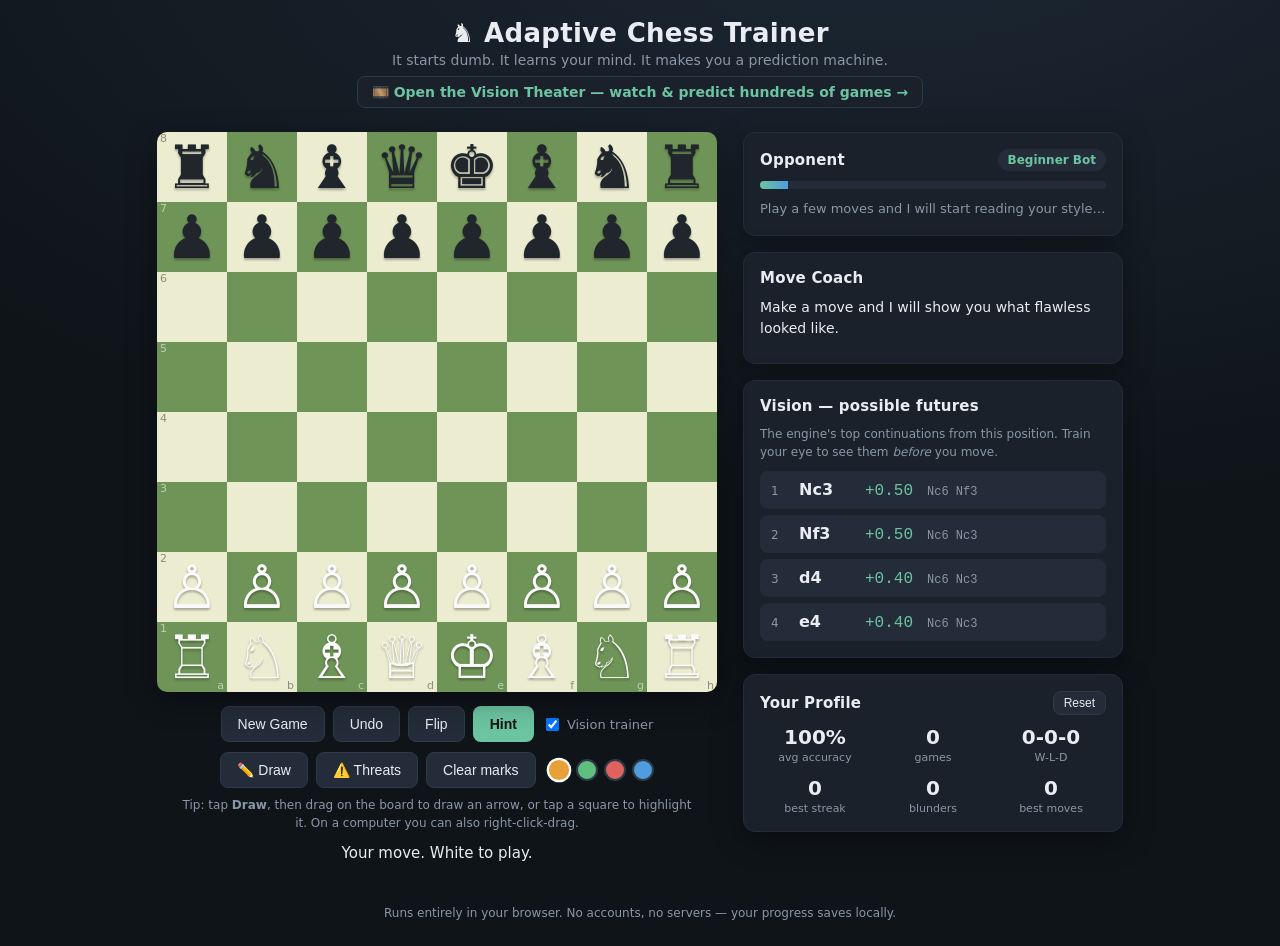
<file: index.html>
<!DOCTYPE html>
<html lang="en">
<head>
  <meta charset="utf-8" />
  <meta name="viewport" content="width=device-width, initial-scale=1" />
  <title>Adaptive Chess Trainer — Predict 100 Endings</title>
  <link rel="stylesheet" href="styles.css" />
</head>
<body>
  <header class="topbar">
    <h1>♞ Adaptive Chess Trainer</h1>
    <p class="tagline">It starts dumb. It learns your mind. It makes you a prediction machine.</p>
    <a class="theater-link" href="theater.html">🎞️ Open the Vision Theater — watch &amp; predict hundreds of games →</a>
  </header>

  <main class="layout">
    <!-- LEFT: board -->
    <section class="board-pane">
      <div class="board-frame">
        <div id="board" class="board" aria-label="chess board"></div>
        <div id="promotion" class="promotion hidden"></div>
      </div>
      <div class="board-controls">
        <button id="newGame" class="btn">New Game</button>
        <button id="undo" class="btn">Undo</button>
        <button id="flip" class="btn">Flip</button>
        <button id="hint" class="btn btn-accent">Hint</button>
        <label class="toggle">
          <input type="checkbox" id="visionToggle" checked /> Vision trainer
        </label>
      </div>

      <div class="plan-controls">
        <button id="drawToggle" class="btn">✏️ Draw</button>
        <button id="threats" class="btn">⚠️ Threats</button>
        <button id="clearAnno" class="btn">Clear marks</button>
        <span class="swatches" id="swatches" aria-label="annotation colours">
          <button class="swatch selected" data-color="#e8a13a" style="background:#e8a13a" title="orange"></button>
          <button class="swatch" data-color="#5fbf7d" style="background:#5fbf7d" title="green"></button>
          <button class="swatch" data-color="#e0625e" style="background:#e0625e" title="red"></button>
          <button class="swatch" data-color="#4f9dde" style="background:#4f9dde" title="blue"></button>
        </span>
      </div>
      <p id="planHint" class="plan-hint">Tip: tap <b>Draw</b>, then drag on the board to draw an arrow, or tap a square to highlight it. On a computer you can also right-click-drag.</p>

      <div id="status" class="status">Your move. White to play.</div>
    </section>

    <!-- RIGHT: coaching panels -->
    <aside class="side-pane">
      <div class="card opponent-card">
        <div class="card-head">
          <h2>Opponent</h2>
          <span id="levelBadge" class="badge">Beginner Bot</span>
        </div>
        <div class="strength-meter"><div id="strengthFill" class="strength-fill"></div></div>
        <p id="insight" class="insight">Play a few moves and I will start reading your style…</p>
      </div>

      <div class="card move-feedback" id="feedbackCard">
        <div class="card-head"><h2>Move Coach</h2><span id="gradeBadge" class="grade"></span></div>
        <p id="feedbackText" class="feedback-text">Make a move and I will show you what flawless looked like.</p>
        <div id="bestLine" class="best-line"></div>
      </div>

      <div class="card vision-card">
        <div class="card-head"><h2>Vision — possible futures</h2></div>
        <p class="hint-text">The engine's top continuations from this position. Train your eye to see them <em>before</em> you move.</p>
        <ul id="visionList" class="vision-list"></ul>
      </div>

      <div class="card stats-card">
        <div class="card-head"><h2>Your Profile</h2><button id="resetProfile" class="btn btn-small">Reset</button></div>
        <div class="stats-grid">
          <div><span class="stat-num" id="statAcc">100%</span><span class="stat-label">avg accuracy</span></div>
          <div><span class="stat-num" id="statGames">0</span><span class="stat-label">games</span></div>
          <div><span class="stat-num" id="statRecord">0-0-0</span><span class="stat-label">W-L-D</span></div>
          <div><span class="stat-num" id="statStreak">0</span><span class="stat-label">best streak</span></div>
          <div><span class="stat-num" id="statBlunders">0</span><span class="stat-label">blunders</span></div>
          <div><span class="stat-num" id="statBrilliant">0</span><span class="stat-label">best moves</span></div>
        </div>
      </div>
    </aside>
  </main>

  <footer class="footer">
    <span>Runs entirely in your browser. No accounts, no servers — your progress saves locally.</span>
  </footer>

  <script src="js/chess.js"></script>
  <script src="js/ai.js"></script>
  <script src="js/adaptive.js"></script>
  <script src="js/coach.js"></script>
  <script src="js/ui.js"></script>
  <script src="js/app.js"></script>
</body>
</html>
</file>
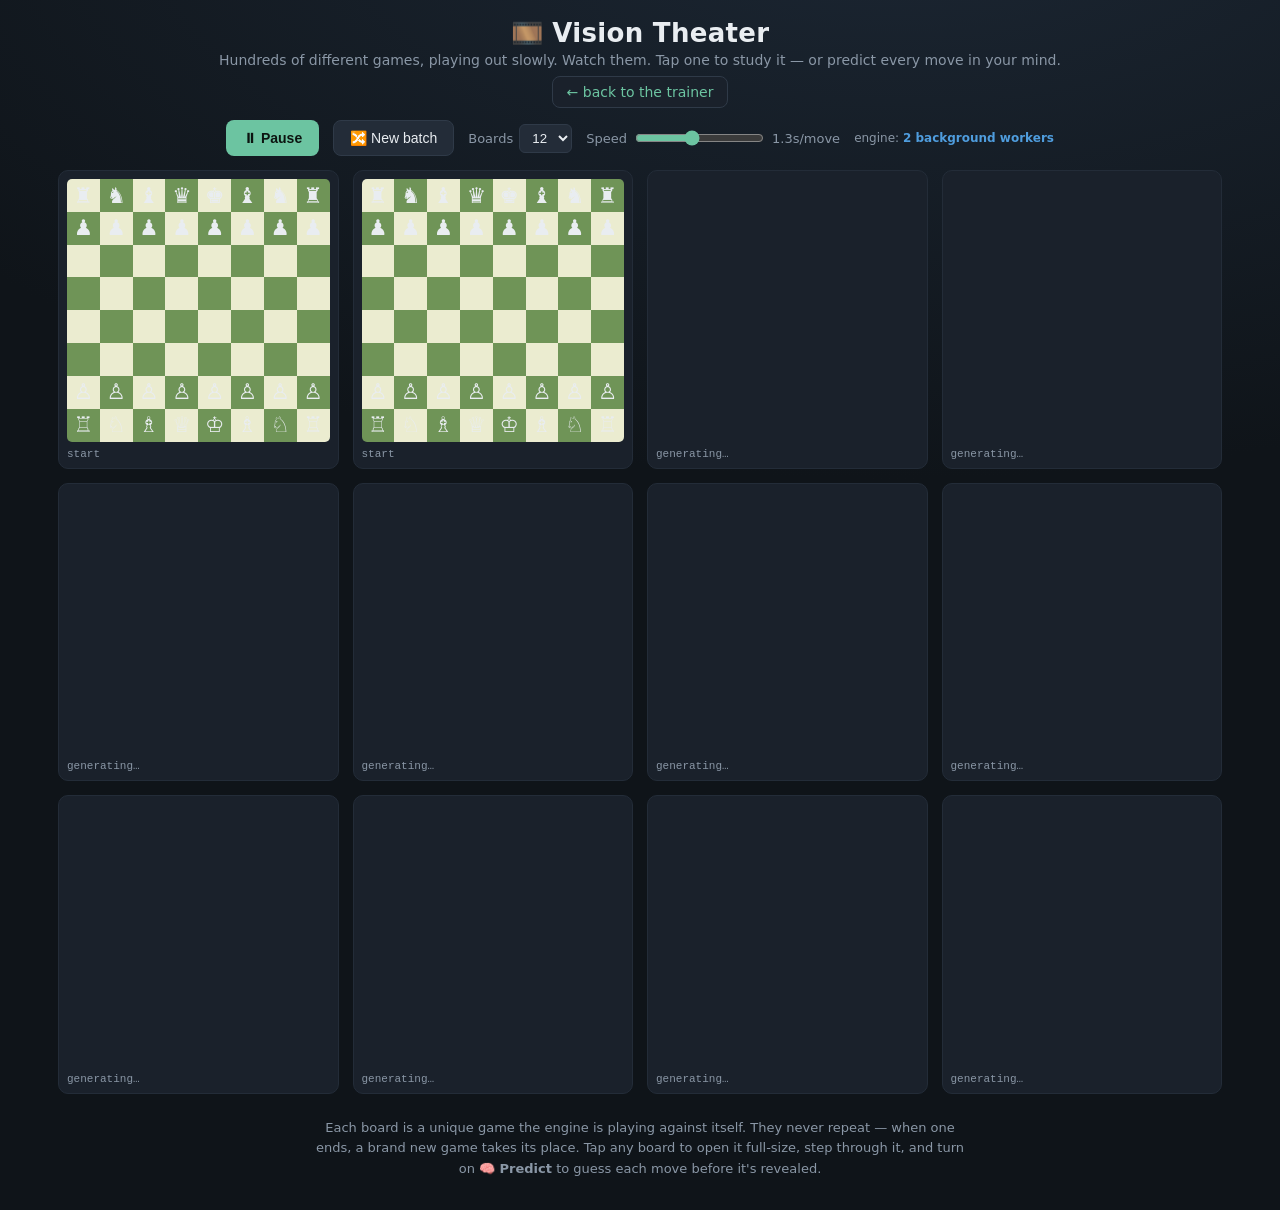
<file: theater.html>
<!DOCTYPE html>
<html lang="en">
<head>
  <meta charset="utf-8" />
  <meta name="viewport" content="width=device-width, initial-scale=1" />
  <title>Vision Theater — Watch Hundreds of Games</title>
  <link rel="stylesheet" href="styles.css" />
</head>
<body>
  <header class="topbar">
    <h1>🎞️ Vision Theater</h1>
    <p class="tagline">Hundreds of different games, playing out slowly. Watch them. Tap one to study it — or predict every move in your mind.</p>
    <a class="back-link" href="index.html">← back to the trainer</a>
  </header>

  <div class="theater-controls">
    <button id="playPause" class="btn btn-accent">⏸ Pause</button>
    <button id="newBatch" class="btn">🔀 New batch</button>
    <label class="ctl">Boards
      <select id="boardCount">
        <option value="6">6</option>
        <option value="12" selected>12</option>
        <option value="20">20</option>
      </select>
    </label>
    <label class="ctl">Speed
      <input type="range" id="speed" min="300" max="2600" step="100" value="1300" />
      <span id="speedLabel">1.3s/move</span>
    </label>
    <span class="engine-mode">engine: <b id="engineMode">…</b></span>
  </div>

  <main class="grid" id="grid"></main>

  <p class="theater-hint">
    Each board is a unique game the engine is playing against itself. They never repeat — when one ends, a brand new game takes its place. Tap any board to open it full-size, step through it, and turn on <b>🧠 Predict</b> to guess each move before it's revealed.
  </p>

  <!-- Focus / study modal -->
  <div id="focusModal" class="focus-modal hidden">
    <div class="focus-inner">
      <div class="focus-left">
        <div class="focus-board-wrap"><div id="focusBoard" class="focus-board"></div></div>
        <div class="focus-buttons">
          <button id="focusStart" class="btn btn-small">⏮ Start</button>
          <button id="focusPrev" class="btn btn-small">◀ Prev</button>
          <button id="focusNext" class="btn btn-small">Next ▶</button>
          <button id="predictToggle" class="btn btn-small">🧠 Predict: off</button>
          <button id="focusClose" class="btn btn-small">✕ Close</button>
        </div>
      </div>
      <div class="focus-right">
        <h2>Study this game</h2>
        <p id="focusStatus" class="focus-status"></p>
        <div id="focusMoves" class="focus-moves"></div>
        <p id="predScore" class="pred-score"></p>
        <p class="focus-tip">In <b>Predict</b> mode: click the piece you think moves, then its destination, then press <b>Next ▶</b> to reveal. Train your mind to see it first.</p>
      </div>
    </div>
  </div>

  <script src="js/chess.js"></script>
  <script src="js/ai.js"></script>
  <script src="js/theater.js"></script>
</body>
</html>
</file>
<file: styles.css>
:root {
  --bg: #0f1419;
  --panel: #1a212b;
  --panel-2: #232c38;
  --light: #e9edf1;
  --muted: #8a97a6;
  --accent: #6cc4a1;
  --accent-2: #4f9dde;
  --light-sq: #ebecd0;
  --dark-sq: #6f9457;
  --highlight: rgba(255, 221, 64, 0.55);
  --best: #5fbf7d;
  --good: #8fc97a;
  --inacc: #e6c860;
  --mistake: #e29248;
  --blunder: #e0625e;
  --brilliant: #4fd1c5;
  --shadow: 0 8px 30px rgba(0, 0, 0, 0.35);
  font-family: 'Segoe UI', system-ui, -apple-system, sans-serif;
}

* { box-sizing: border-box; }

body {
  margin: 0;
  background: radial-gradient(1200px 600px at 70% -10%, #1c2734, var(--bg));
  color: var(--light);
  min-height: 100vh;
}

.topbar {
  padding: 18px 28px 6px;
  text-align: center;
}
.topbar h1 { margin: 0; font-size: 26px; letter-spacing: 0.3px; }
.tagline { margin: 4px 0 0; color: var(--muted); font-size: 14px; }

.layout {
  display: flex;
  gap: 26px;
  align-items: flex-start;
  justify-content: center;
  padding: 18px 24px 40px;
  flex-wrap: wrap;
}

/* ---- Board ---- */
.board-pane { display: flex; flex-direction: column; align-items: center; }
.board-frame { position: relative; }
.board {
  width: min(78vw, 560px);
  height: min(78vw, 560px);
  display: grid;
  grid-template-columns: repeat(8, 1fr);
  grid-template-rows: repeat(8, 1fr);
  border-radius: 10px;
  overflow: hidden;
  box-shadow: var(--shadow);
  user-select: none;
}
.square {
  position: relative;
  display: flex;
  align-items: center;
  justify-content: center;
  font-size: min(9vw, 60px);
  line-height: 1;
  cursor: pointer;
}
.square.light { background: var(--light-sq); }
.square.dark { background: var(--dark-sq); }
.square.sel { box-shadow: inset 0 0 0 4px var(--accent-2); }
.square.lastmove::after {
  content: ''; position: absolute; inset: 0; background: var(--highlight);
  pointer-events: none;
}
.square .piece {
  z-index: 2;
  filter: drop-shadow(0 2px 1px rgba(0,0,0,0.3));
  transition: transform 0.05s;
}
.square.w-piece .piece { color: #fafafa; }
.square.b-piece .piece { color: #20262c; }
.square .dot {
  position: absolute; width: 26%; height: 26%; border-radius: 50%;
  background: rgba(20, 30, 20, 0.35); z-index: 1;
}
.square.capture-target .dot {
  width: 86%; height: 86%; background: transparent;
  border: 5px solid rgba(20, 30, 20, 0.35); box-sizing: border-box;
}
.square .coord {
  position: absolute; font-size: 11px; color: rgba(0,0,0,0.4);
  bottom: 1px; right: 3px; z-index: 1;
}
.square.dark .coord { color: rgba(255,255,255,0.55); }
.square .coord.rank { top: 1px; left: 3px; bottom: auto; right: auto; }

.hint-arrow {
  position: absolute; inset: 0; pointer-events: none; z-index: 5;
}

/* Promotion picker */
.promotion {
  position: absolute; inset: 0; background: rgba(10, 14, 18, 0.85);
  display: flex; align-items: center; justify-content: center; gap: 10px;
  z-index: 20; border-radius: 10px;
}
.promotion.hidden { display: none; }
.promotion button {
  font-size: 44px; width: 76px; height: 76px; border-radius: 10px;
  border: none; background: var(--panel-2); color: #fafafa; cursor: pointer;
}
.promotion button:hover { background: var(--accent); }

.board-controls {
  display: flex; gap: 8px; margin-top: 14px; flex-wrap: wrap;
  align-items: center; justify-content: center;
}
.toggle { color: var(--muted); font-size: 13px; display: flex; align-items: center; gap: 5px; }

.btn {
  background: var(--panel-2); color: var(--light); border: 1px solid #2f3a48;
  padding: 9px 16px; border-radius: 8px; cursor: pointer; font-size: 14px;
  transition: background 0.15s, transform 0.05s;
}
.btn:hover { background: #2c3744; }
.btn:active { transform: translateY(1px); }
.btn-accent { background: var(--accent); color: #0c1410; border-color: transparent; font-weight: 600; }
.btn-accent:hover { background: #7fd3b2; }
.btn-small { padding: 4px 10px; font-size: 12px; }

/* Planning / annotation controls */
.plan-controls {
  display: flex; gap: 8px; margin-top: 10px; flex-wrap: wrap;
  align-items: center; justify-content: center;
}
.btn.active { background: var(--accent); color: #0c1410; border-color: transparent; font-weight: 600; }
.swatches { display: inline-flex; gap: 6px; align-items: center; margin-left: 4px; }
.swatch {
  width: 22px; height: 22px; border-radius: 50%; cursor: pointer;
  border: 2px solid #2f3a48; padding: 0;
}
.swatch.selected { border-color: #fff; transform: scale(1.12); }
.plan-hint {
  margin: 8px auto 0; max-width: 520px; text-align: center;
  color: var(--muted); font-size: 12px; line-height: 1.5;
}
.anno-layer { position: absolute; inset: 0; pointer-events: none; z-index: 4; }
.anno-preview { position: absolute; inset: 0; pointer-events: none; z-index: 4; }
.board.draw-mode { cursor: crosshair; touch-action: none; }
.board.draw-mode .square { cursor: crosshair; }

.status {
  margin-top: 12px; font-size: 15px; color: var(--light);
  min-height: 22px; text-align: center;
}
.status.win { color: var(--best); font-weight: 600; }
.status.loss { color: var(--blunder); font-weight: 600; }

/* ---- Side panels ---- */
.side-pane { width: min(94vw, 380px); display: flex; flex-direction: column; gap: 16px; }
.card {
  background: var(--panel); border: 1px solid #232c38; border-radius: 12px;
  padding: 16px; box-shadow: var(--shadow);
}
.card-head { display: flex; align-items: center; justify-content: space-between; margin-bottom: 10px; }
.card-head h2 { margin: 0; font-size: 15px; font-weight: 600; letter-spacing: 0.2px; }

.badge {
  background: var(--panel-2); color: var(--accent); padding: 4px 10px;
  border-radius: 20px; font-size: 12px; font-weight: 600;
}
.strength-meter {
  height: 8px; background: var(--panel-2); border-radius: 6px; overflow: hidden; margin-bottom: 10px;
}
.strength-fill {
  height: 100%; width: 10%;
  background: linear-gradient(90deg, var(--accent), var(--accent-2));
  transition: width 0.4s ease;
}
.insight { margin: 0; color: var(--muted); font-size: 13px; line-height: 1.5; }

.grade { font-size: 12px; font-weight: 700; padding: 3px 9px; border-radius: 20px; }
.grade.brilliant { background: var(--brilliant); color: #06302c; }
.grade.best { background: var(--best); color: #07210f; }
.grade.good { background: var(--good); color: #112a0c; }
.grade.inaccuracy { background: var(--inacc); color: #2e2606; }
.grade.mistake { background: var(--mistake); color: #2e1806; }
.grade.blunder { background: var(--blunder); color: #2e0808; }

.feedback-text { margin: 0 0 8px; font-size: 14px; line-height: 1.5; }
.best-line { font-size: 13px; color: var(--accent); font-family: 'Courier New', monospace; }
.best-line .arrow { color: var(--muted); }

.hint-text { margin: 0 0 10px; color: var(--muted); font-size: 12px; line-height: 1.5; }
.vision-list { list-style: none; margin: 0; padding: 0; display: flex; flex-direction: column; gap: 6px; }
.vision-item {
  display: flex; align-items: baseline; gap: 10px; padding: 8px 10px;
  background: var(--panel-2); border-radius: 8px; cursor: pointer;
  transition: background 0.12s; border: 1px solid transparent;
}
.vision-item:hover { background: #2b3643; border-color: var(--accent-2); }
.vision-rank { color: var(--muted); font-size: 12px; width: 18px; }
.vision-move { font-weight: 700; min-width: 56px; }
.vision-eval { color: var(--accent); font-family: 'Courier New', monospace; min-width: 52px; }
.vision-line { color: var(--muted); font-size: 12px; font-family: 'Courier New', monospace; }

.stats-grid { display: grid; grid-template-columns: repeat(3, 1fr); gap: 12px 8px; }
.stats-grid > div { display: flex; flex-direction: column; align-items: center; }
.stat-num { font-size: 20px; font-weight: 700; }
.stat-label { font-size: 11px; color: var(--muted); margin-top: 2px; text-align: center; }

.footer { text-align: center; color: var(--muted); font-size: 12px; padding: 0 0 26px; }

@media (max-width: 900px) {
  .layout { gap: 18px; }
}

/* ===================== Vision Theater ===================== */
.theater-link, .back-link {
  display: inline-block; margin-top: 8px; color: var(--accent);
  text-decoration: none; font-size: 14px; font-weight: 600;
  border: 1px solid #2f3a48; padding: 7px 14px; border-radius: 8px;
  background: var(--panel);
}
.theater-link:hover, .back-link:hover { background: var(--panel-2); }
.back-link { font-weight: 500; }

.theater-controls {
  display: flex; gap: 14px; align-items: center; justify-content: center;
  flex-wrap: wrap; padding: 6px 16px 14px;
}
.theater-controls .ctl { color: var(--muted); font-size: 13px; display: flex; gap: 6px; align-items: center; }
.theater-controls select, .theater-controls input[type=range] { accent-color: var(--accent); }
.theater-controls select {
  background: var(--panel-2); color: var(--light); border: 1px solid #2f3a48;
  border-radius: 6px; padding: 5px 8px;
}
.engine-mode { color: var(--muted); font-size: 12px; }
.engine-mode b { color: var(--accent-2); }

.grid {
  display: grid; gap: 14px; padding: 0 18px 24px; max-width: 1200px; margin: 0 auto;
  grid-template-columns: repeat(var(--cols, 4), minmax(0, 1fr));
}
.mini {
  background: var(--panel); border: 1px solid #232c38; border-radius: 10px;
  padding: 8px; cursor: pointer; transition: transform 0.08s, border-color 0.12s;
}
.mini:hover { border-color: var(--accent-2); transform: translateY(-2px); }
.mini-board {
  display: grid; grid-template-columns: repeat(8, 1fr); grid-template-rows: repeat(8, 1fr);
  aspect-ratio: 1 / 1; border-radius: 5px; overflow: hidden;
}
.tsq {
  display: flex; align-items: center; justify-content: center;
  font-size: 2.4vmin; line-height: 1;
}
.tsq.l { background: var(--light-sq); }
.tsq.d { background: var(--dark-sq); }
.tsq.lm { box-shadow: inset 0 0 0 100px rgba(255, 221, 64, 0.30); }
.mini-meta { display: flex; justify-content: space-between; margin-top: 6px; font-size: 11px; }
.mini-move { color: var(--muted); font-family: 'Courier New', monospace; }
.mini-result { font-weight: 700; }
.mini-result.white-win { color: #e8edf1; }
.mini-result.black-win { color: #7da0c4; }
.mini-result.draw { color: var(--inacc); }

.theater-hint { text-align: center; color: var(--muted); font-size: 13px; max-width: 700px; margin: 0 auto 30px; padding: 0 16px; line-height: 1.6; }

/* Focus modal */
.focus-modal {
  position: fixed; inset: 0; background: rgba(8, 11, 15, 0.86);
  display: flex; align-items: center; justify-content: center; z-index: 50; padding: 16px;
}
.focus-modal.hidden { display: none; }
.focus-inner {
  display: flex; gap: 20px; background: var(--panel); border: 1px solid #2a3340;
  border-radius: 14px; padding: 18px; max-width: 920px; width: 100%;
  max-height: 94vh; overflow: auto; flex-wrap: wrap;
}
.focus-left { flex: 1 1 360px; }
.focus-right { flex: 1 1 260px; min-width: 240px; }
.focus-board-wrap { position: relative; }
.focus-board {
  position: relative;
  display: grid; grid-template-columns: repeat(8, 1fr); grid-template-rows: repeat(8, 1fr);
  aspect-ratio: 1 / 1; border-radius: 8px; overflow: hidden;
  width: min(74vw, 440px); margin: 0 auto;
}
.focus-board .tsq { font-size: min(7vw, 42px); cursor: pointer; }
.focus-board .tsq.sel { box-shadow: inset 0 0 0 4px var(--accent-2); }
.focus-arrow { position: absolute; inset: 0; pointer-events: none; }
.focus-buttons { display: flex; gap: 6px; flex-wrap: wrap; justify-content: center; margin-top: 12px; }
.focus-right h2 { margin: 0 0 8px; font-size: 16px; }
.focus-status { color: var(--light); font-size: 13px; min-height: 34px; line-height: 1.5; }
.focus-status .ok { color: var(--best); font-weight: 700; }
.focus-status .no { color: var(--blunder); font-weight: 700; }
.focus-moves {
  font-family: 'Courier New', monospace; font-size: 13px; line-height: 1.8;
  background: var(--panel-2); border-radius: 8px; padding: 10px; margin: 8px 0;
  max-height: 220px; overflow: auto;
}
.fmove { color: var(--muted); }
.fmove.played { color: var(--light); }
.fmove.current { background: var(--accent); color: #0c1410; border-radius: 3px; padding: 0 3px; }
.pred-score { color: var(--accent); font-weight: 700; font-size: 14px; margin: 4px 0; }
.focus-tip { color: var(--muted); font-size: 12px; line-height: 1.5; }
#predictToggle.active { background: var(--accent); color: #0c1410; font-weight: 700; }

@media (max-width: 560px) {
  .grid { gap: 10px; padding: 0 10px 20px; }
  .tsq { font-size: 3.2vmin; }
}
</file>
